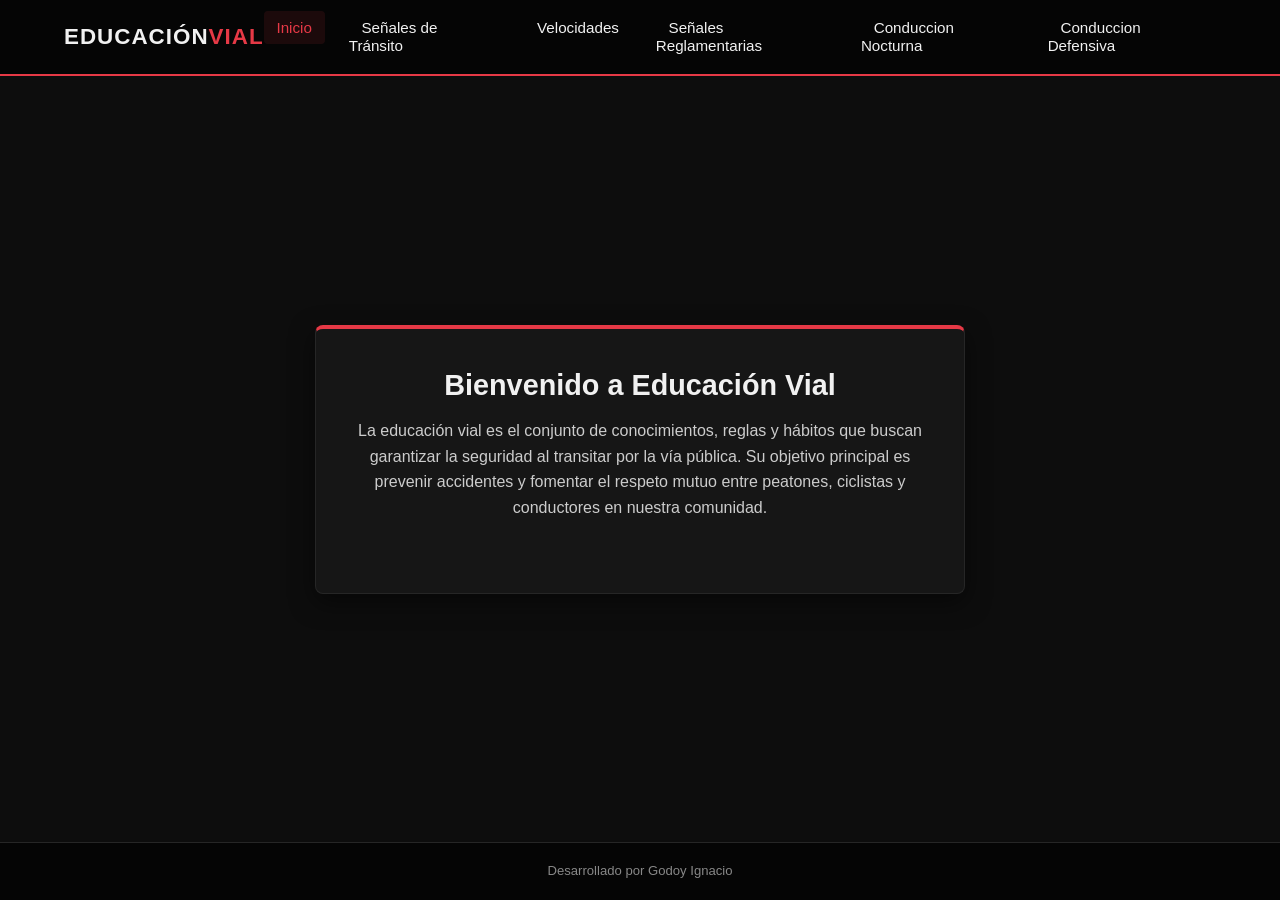
<file: index.html>
<!DOCTYPE html>
<html lang="es">
<head>
    <meta charset="UTF-8">
    <meta name="viewport" content="width=device-width, initial-scale=1.0">
    <title>Educación Vial - Cutral Có</title>
    <link rel="stylesheet" href="estilos.css">
</head>
<body>

    <!-- Header con navegación principal -->
    <header class="main-header">
        <div class="logo">
            <a href="index.html">EDUCACIÓN<span>VIAL</span></a>
        </div>
        <nav class="navbar">
            <ul>
                <li><a href="index.html" class="active">Inicio</a></li>
                <li><a href="senales.html">Señales de Tránsito</a></li>
                <li><a href="velocidad.html">Velocidades</a></li>
                <li><a href="reglamentarias.html">Señales Reglamentarias</a></li>
                <li><a href="nocturna.html">Conduccion Nocturna</a></li>
                <li><a href="defensiva.html">Conduccion Defensiva</a></li>
            </ul>
        </nav>
    </header>

    <!-- Sección de bienvenida e introducción -->
    <main class="hero-container">
        <section class="hero-card">
            <h1>Bienvenido a Educación Vial</h1>
            <p>
                La educación vial es el conjunto de conocimientos, reglas y hábitos que buscan garantizar la seguridad al transitar por la vía pública. Su objetivo principal es prevenir accidentes y fomentar el respeto mutuo entre peatones, ciclistas y conductores en nuestra comunidad.
            </p>
        </section>
    </main>

    <!-- Footer con créditos discretos -->
    <main-footer class="main-footer">
        <div class="footer-content">
            <p class="credits">
                Desarrollado por Godoy Ignacio
            </p>
        </div>
    </main-footer>

</body>
</html>
</file>
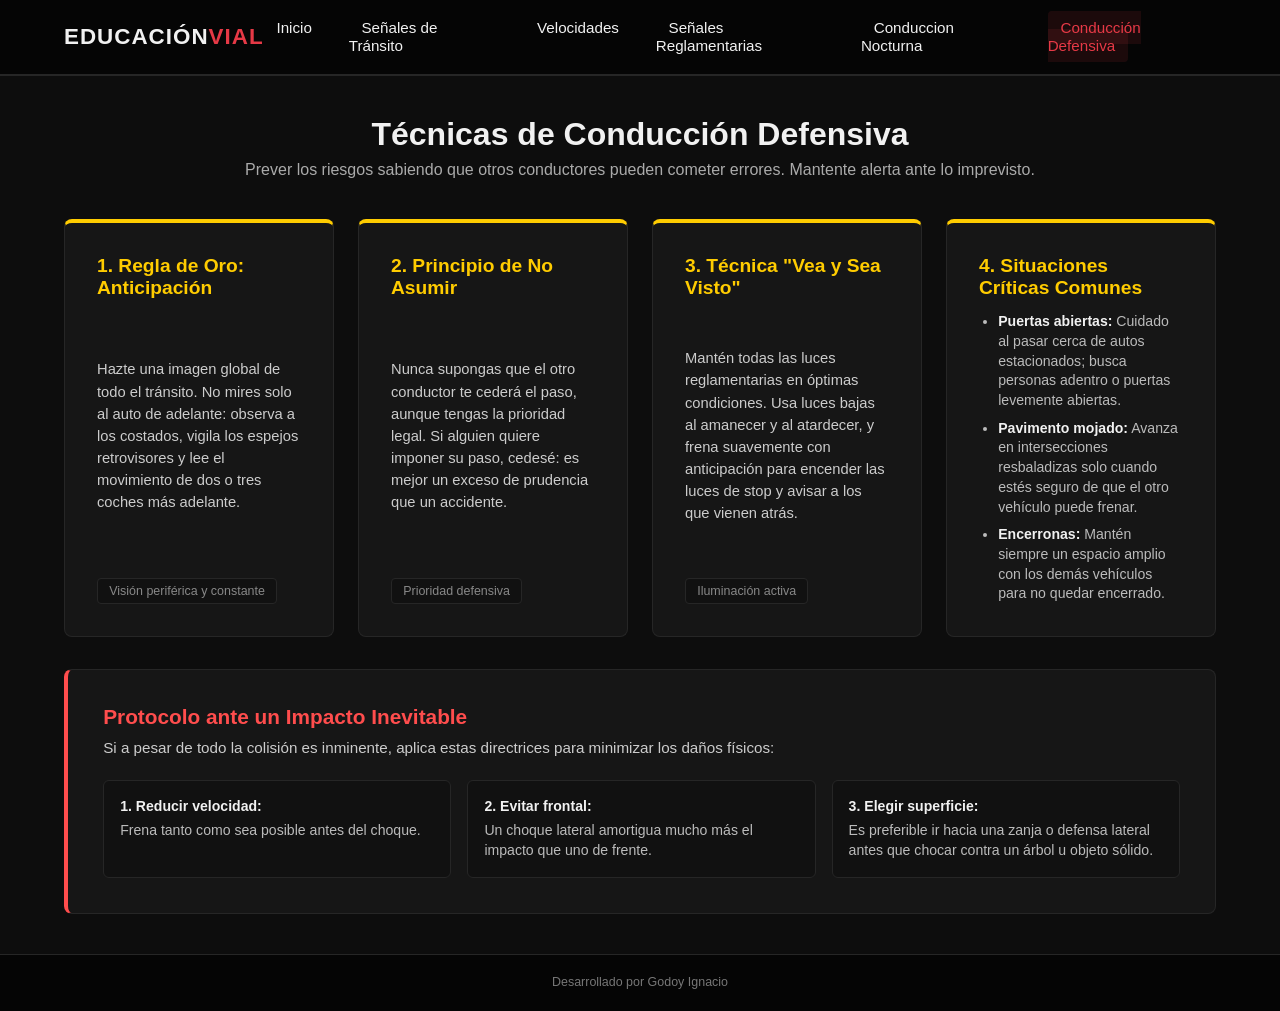
<file: defensiva.html>
<!DOCTYPE html>
<html lang="es">
<head>
    <meta charset="UTF-8">
    <meta name="viewport" content="width=device-width, initial-scale=1.0">
    <title>Conducción Defensiva - Educación Vial</title>
    <link rel="stylesheet" href="styles.css">
</head>
<body>

    <!-- Header con navegación principal -->
    <header class="main-header">
        <div class="logo">
            <a href="index.html">EDUCACIÓN<span>VIAL</span></a>
        </div>
        <nav class="navbar">
            <ul>
                <li><a href="index.html">Inicio</a></li>
                <li><a href="senales.html">Señales de Tránsito</a></li>
                <li><a href="velocidad.html">Velocidades</a></li>
                <li><a href="reglamentarias.html">Señales Reglamentarias</a></li>
                <li><a href="nocturna.html">Conduccion Nocturna</a></li>
                <li><a href="defensiva.html" class="active">Conducción Defensiva</a></li>
            </ul>
        </nav>
    </header>

    <!-- Contenido Principal: Conducción Defensiva -->
    <main class="content-container">
        
        <div class="section-title">
            <h2>Técnicas de Conducción Defensiva</h2>
            <p>Prever los riesgos sabiendo que otros conductores pueden cometer errores. Mantente alerta ante lo imprevisto.</p>
        </div>

        <!-- Grid de Tarjetas Tácticas -->
        <div class="defensive-grid">
            
            <!-- Tarjeta 1 -->
            <div class="def-card">
                <h3>1. Regla de Oro: Anticipación</h3>
                <p>Hazte una imagen global de todo el tránsito. No mires solo al auto de adelante: observa a los costados, vigila los espejos retrovisores y lee el movimiento de dos o tres coches más adelante.</p>
                <div class="def-tag">Visión periférica y constante</div>
            </div>

            <!-- Tarjeta 2 -->
            <div class="def-card">
                <h3>2. Principio de No Asumir</h3>
                <p>Nunca supongas que el otro conductor te cederá el paso, aunque tengas la prioridad legal. Si alguien quiere imponer su paso, cedesé: es mejor un exceso de prudencia que un accidente.</p>
                <div class="def-tag">Prioridad defensiva</div>
            </div>

            <!-- Tarjeta 3 -->
            <div class="def-card">
                <h3>3. Técnica "Vea y Sea Visto"</h3>
                <p>Mantén todas las luces reglamentarias en óptimas condiciones. Usa luces bajas al amanecer y al atardecer, y frena suavemente con anticipación para encender las luces de stop y avisar a los que vienen atrás.</p>
                <div class="def-tag">Iluminación activa</div>
            </div>

            <!-- Tarjeta 4 -->
            <div class="def-card">
                <h3>4. Situaciones Críticas Comunes</h3>
                <ul class="def-mini-list">
                    <li><strong>Puertas abiertas:</strong> Cuidado al pasar cerca de autos estacionados; busca personas adentro o puertas levemente abiertas.</li>
                    <li><strong>Pavimento mojado:</strong> Avanza en intersecciones resbaladizas solo cuando estés seguro de que el otro vehículo puede frenar.</li>
                    <li><strong>Encerronas:</strong> Mantén siempre un espacio amplio con los demás vehículos para no quedar encerrado.</li>
                </ul>
            </div>

        </div>

        <!-- Banner Inferior: Cómo actuar ante colisiones inevitables -->
        <div class="def-banner-bottom">
            <h3>Protocolo ante un Impacto Inevitable</h3>
            <p>Si a pesar de todo la colisión es inminente, aplica estas directrices para minimizar los daños físicos:</p>
            <div class="impact-steps">
                <div class="i-step"><strong>1. Reducir velocidad:</strong> Frena tanto como sea posible antes del choque.</div>
                <div class="i-step"><strong>2. Evitar frontal:</strong> Un choque lateral amortigua mucho más el impacto que uno de frente.</div>
                <div class="i-step"><strong>3. Elegir superficie:</strong> Es preferible ir hacia una zanja o defensa lateral antes que chocar contra un árbol u objeto sólido.</div>
            </div>
        </div>

    </main>

    
    <footer class="main-footer">
        <div class="footer-content">
            <p class="credits">
                Desarrollado por Godoy Ignacio
            </p>
        </div>
    </footer>

</body>
</html>
</file>
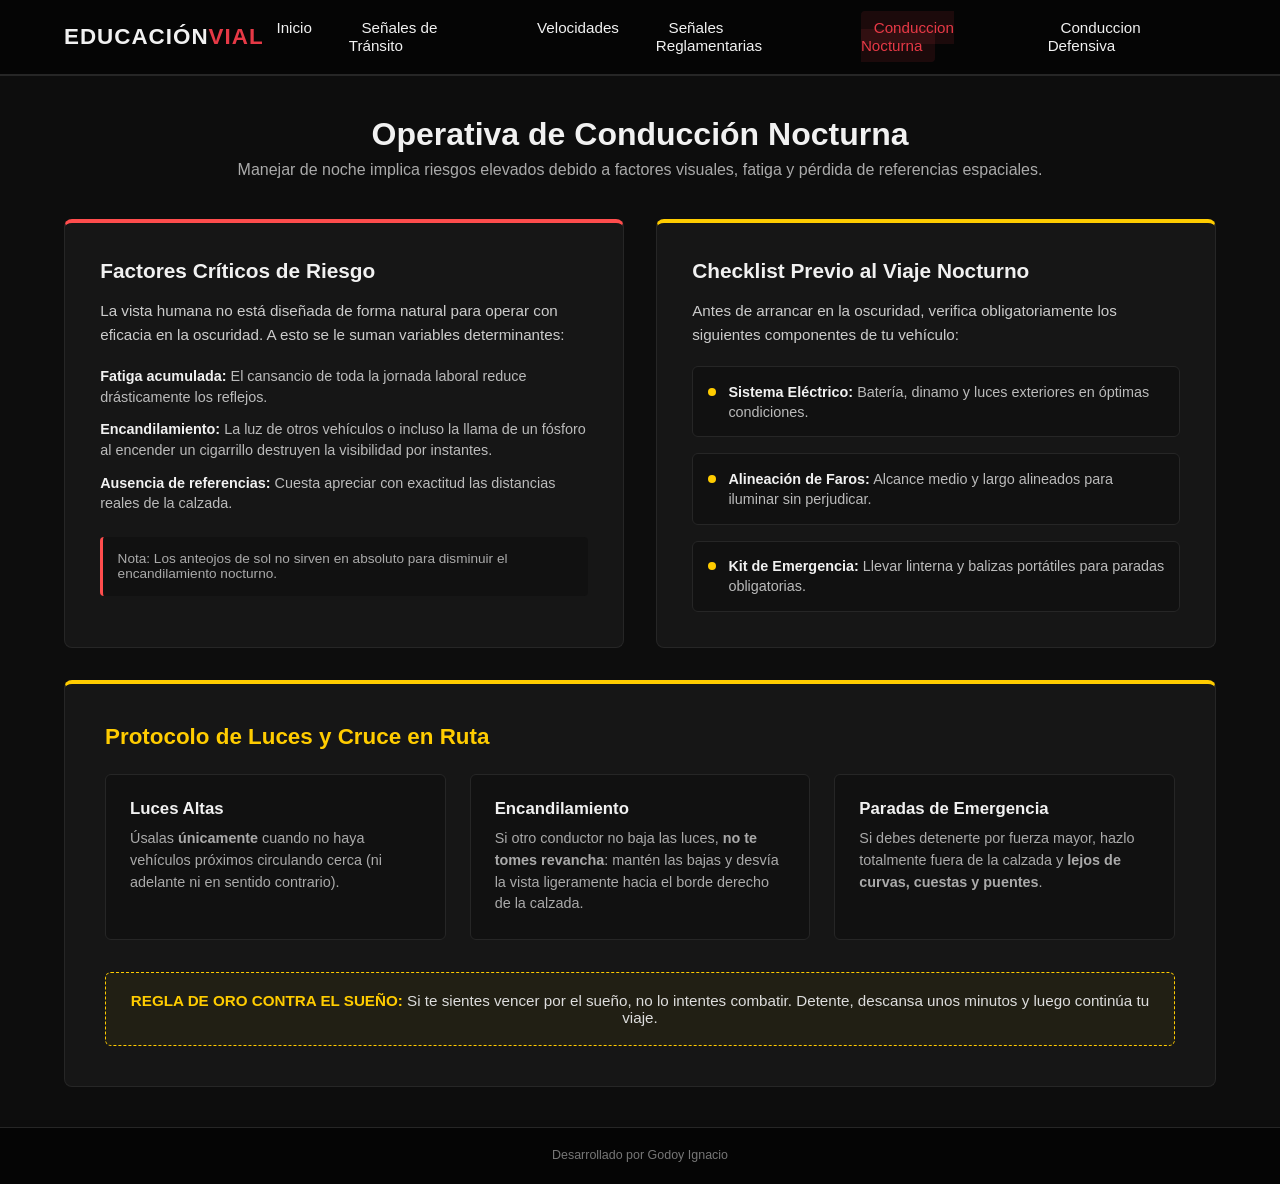
<file: nocturna.html>
<!DOCTYPE html>
<html lang="es">
<head>
    <meta charset="UTF-8">
    <meta name="viewport" content="width=device-width, initial-scale=1.0">
    <title>Conducción Nocturna - Educación Vial</title>
    <link rel="stylesheet" href="styles.css">
</head>
<body>

    <!-- Header con navegación principal -->
    <header class="main-header">
        <div class="logo">
            <a href="index.html">EDUCACIÓN<span>VIAL</span></a>
        </div>
        <nav class="navbar">
            <ul>
                <li><a href="index.html">Inicio</a></li>
                <li><a href="senales.html">Señales de Tránsito</a></li>
                <li><a href="velocidad.html">Velocidades</a></li>
                <li><a href="reglamentarias.html">Señales Reglamentarias</a></li>
                <li><a href="nocturna.html"class="active">Conduccion Nocturna</a></li>
                <li><a href="defensiva.html">Conduccion Defensiva</a></li>
            </ul>
        </nav>
    </header>

    <!-- Contenido Principal: Conducción Nocturna -->
    <main class="content-container">
        
        <div class="section-title">
            <h2>Operativa de Conducción Nocturna</h2>
            <p>Manejar de noche implica riesgos elevados debido a factores visuales, fatiga y pérdida de referencias espaciales.</p>
        </div>

        <!-- Layout de Informe Asimétrico -->
        <div class="night-dashboard">
            
            <!-- Bloque Izquierda: Factores de Riesgo -->
            <div class="night-panel warning-side">
                <h3>Factores Críticos de Riesgo</h3>
                <p>La vista humana no está diseñada de forma natural para operar con eficacia en la oscuridad. A esto se le suman variables determinantes:</p>
                <ul class="night-list">
                    <li><strong>Fatiga acumulada:</strong> El cansancio de toda la jornada laboral reduce drásticamente los reflejos.</li>
                    <li><strong>Encandilamiento:</strong> La luz de otros vehículos o incluso la llama de un fósforo al encender un cigarrillo destruyen la visibilidad por instantes.</li>
                    <li><strong>Ausencia de referencias:</strong> Cuesta apreciar con exactitud las distancias reales de la calzada.</li>
                </ul>
                <div class="tip-box">
                    <span>Nota: Los anteojos de sol no sirven en absoluto para disminuir el encandilamiento nocturno.</span>
                </div>
            </div>

            <!-- Bloque Derecha: Protocolos Previos al Viaje -->
            <div class="night-panel action-side">
                <h3>Checklist Previo al Viaje Nocturno</h3>
                <p>Antes de arrancar en la oscuridad, verifica obligatoriamente los siguientes componentes de tu vehículo:</p>
                
                <div class="check-items">
                    <div class="check-item">
                        <span class="dot"></span>
                        <div><strong>Sistema Eléctrico:</strong> Batería, dinamo y luces exteriores en óptimas condiciones.</div>
                    </div>
                    <div class="check-item">
                        <span class="dot"></span>
                        <div><strong>Alineación de Faros:</strong> Alcance medio y largo alineados para iluminar sin perjudicar.</div>
                    </div>
                    <div class="check-item">
                        <span class="dot"></span>
                        <div><strong>Kit de Emergencia:</strong> Llevar linterna y balizas portátiles para paradas obligatorias.</div>
                    </div>
                </div>
            </div>

        </div>

        <!-- Tarjeta de Ancho Completo: Reglas de Luces y Cruces -->
        <div class="night-full-banner">
            <h3>Protocolo de Luces y Cruce en Ruta</h3>
            <div class="protocol-grid">
                <div class="proto-col">
                    <h4>Luces Altas</h4>
                    <p>Úsalas <strong>únicamente</strong> cuando no haya vehículos próximos circulando cerca (ni adelante ni en sentido contrario).</p>
                </div>
                <div class="proto-col">
                    <h4>Encandilamiento</h4>
                    <p>Si otro conductor no baja las luces, <strong>no te tomes revancha</strong>: mantén las bajas y desvía la vista ligeramente hacia el borde derecho de la calzada.</p>
                </div>
                <div class="proto-col">
                    <h4>Paradas de Emergencia</h4>
                    <p>Si debes detenerte por fuerza mayor, hazlo totalmente fuera de la calzada y <strong>lejos de curvas, cuestas y puentes</strong>.</p>
                </div>
            </div>
            <div class="sleep-warning">
                <strong>REGLA DE ORO CONTRA EL SUEÑO:</strong> Si te sientes vencer por el sueño, no lo intentes combatir. Detente, descansa unos minutos y luego continúa tu viaje.
            </div>
        </div>

    </main>

    <footer class="main-footer">
        <div class="footer-content">
            <p class="credits">
                Desarrollado por Godoy Ignacio
            </p>
        </div>
    </footer>

</body>
</html>
</file>
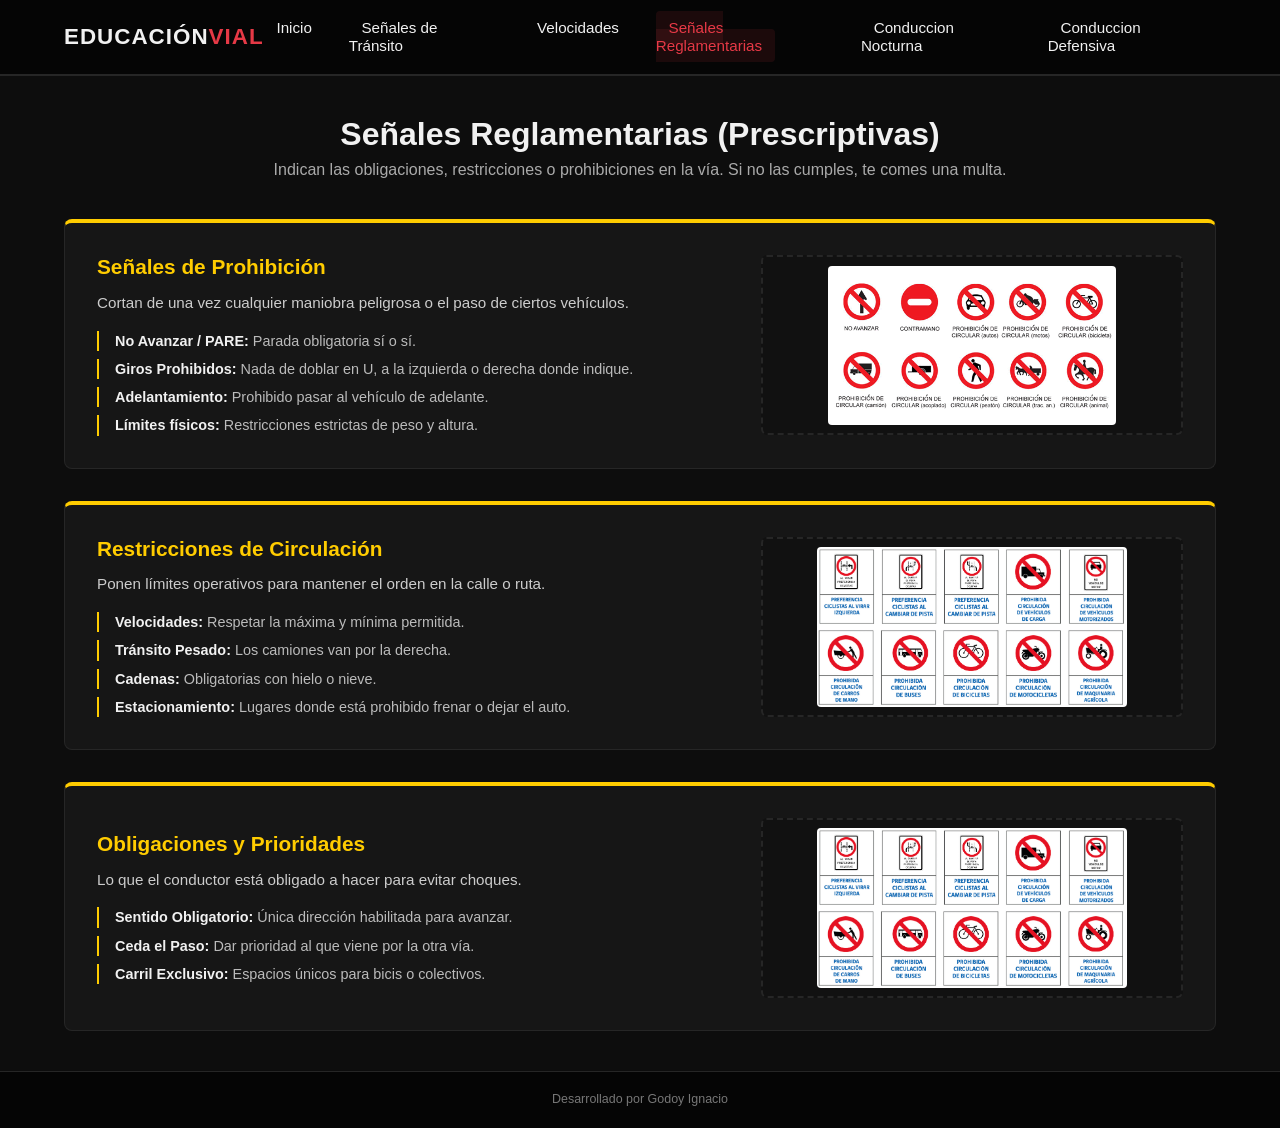
<file: reglamentarias.html>
<!DOCTYPE html>
<html lang="es">
<head>
    <meta charset="UTF-8">
    <meta name="viewport" content="width=device-width, initial-scale=1.0">
    <title>Señales Reglamentarias - Educación Vial</title>
    <link rel="stylesheet" href="styles.css">
</head>
<body>

    <!-- Header con navegación principal de la página -->
    <header class="main-header">
        <div class="logo">
            <a href="index.html">EDUCACIÓN<span>VIAL</span></a>
        </div>
        <nav class="navbar">
            <ul>
                <li><a href="index.html">Inicio</a></li>
                <li><a href="senales.html">Señales de Tránsito</a></li>
                <li><a href="velocidad.html">Velocidades</a></li>
                <li><a href="reglamentarias.html"class="active">Señales Reglamentarias</a></li>
                <li><a href="nocturna.html">Conduccion Nocturna</a></li>
                <li><a href="defensiva.html">Conduccion Defensiva</a></li>
            </ul>
        </nav>
    </header>

    <!-- Contenedor principal de la sección reglamentaria -->
    <main class="content-container">
        
        <!-- Título principal explicativo -->
        <div class="section-title">
            <h2>Señales Reglamentarias (Prescriptivas)</h2>
            <p>Indican las obligaciones, restricciones o prohibiciones en la vía. Si no las cumples, te comes una multa.</p>
        </div>

        <div class="reglamentarias-grid">

            <!-- Bloque de Prohibiciones -->
            <div class="reg-card">
                <div class="reg-content">
                    <h3>Señales de Prohibición</h3>
                    <p>Cortan de una vez cualquier maniobra peligrosa o el paso de ciertos vehículos.</p>
                    <ul class="reg-list">
                        <li><strong>No Avanzar / PARE:</strong> Parada obligatoria sí o sí.</li>
                        <li><strong>Giros Prohibidos:</strong> Nada de doblar en U, a la izquierda o derecha donde indique.</li>
                        <li><strong>Adelantamiento:</strong> Prohibido pasar al vehículo de adelante.</li>
                        <li><strong>Límites físicos:</strong> Restricciones estrictas de peso y altura.</li>
                    </ul>
                </div>
                <!-- Hueco libre para la imagen del cartel -->
               <div class="reg-image-placeholder">
                        <img src="prohibicion.jpg" alt="Señal vial">
                    </div>
            </div>

            <!-- Bloque de Restricciones -->
            <div class="reg-card">
                <div class="reg-content">
                    <h3>Restricciones de Circulación</h3>
                    <p>Ponen límites operativos para mantener el orden en la calle o ruta.</p>
                    <ul class="reg-list">
                        <li><strong>Velocidades:</strong> Respetar la máxima y mínima permitida.</li>
                        <li><strong>Tránsito Pesado:</strong> Los camiones van por la derecha.</li>
                        <li><strong>Cadenas:</strong> Obligatorias con hielo o nieve.</li>
                        <li><strong>Estacionamiento:</strong> Lugares donde está prohibido frenar o dejar el auto.</li>
                    </ul>
                </div>
                <!-- Hueco libre para la imagen del cartel -->
                <div class="reg-image-placeholder">
                    <img src="prioridades.jpg" alt="Señal vial">
                </div>
            </div>

            <!-- Bloque de Obligaciones -->
            <div class="reg-card">
                <div class="reg-content">
                    <h3>Obligaciones y Prioridades</h3>
                    <p>Lo que el conductor está obligado a hacer para evitar choques.</p>
                    <ul class="reg-list">
                        <li><strong>Sentido Obligatorio:</strong> Única dirección habilitada para avanzar.</li>
                        <li><strong>Ceda el Paso:</strong> Dar prioridad al que viene por la otra vía.</li>
                        <li><strong>Carril Exclusivo:</strong> Espacios únicos para bicis o colectivos.</li>
                    </ul>
                </div>
                <!-- Hueco libre para la imagen del cartel -->
                <div class="reg-image-placeholder">
                    <img src="prioridades.jpg" alt="Señal vial">
                </div>
            </div>

        </div>
    </main>

    <!-- Footer discreto con los créditos del alumno -->
    <footer class="main-footer">
        <div class="footer-content">
            <p class="credits">
                Desarrollado por Godoy Ignacio
            </p>
        </div>
    </footer>

</body>
</html>
</file>
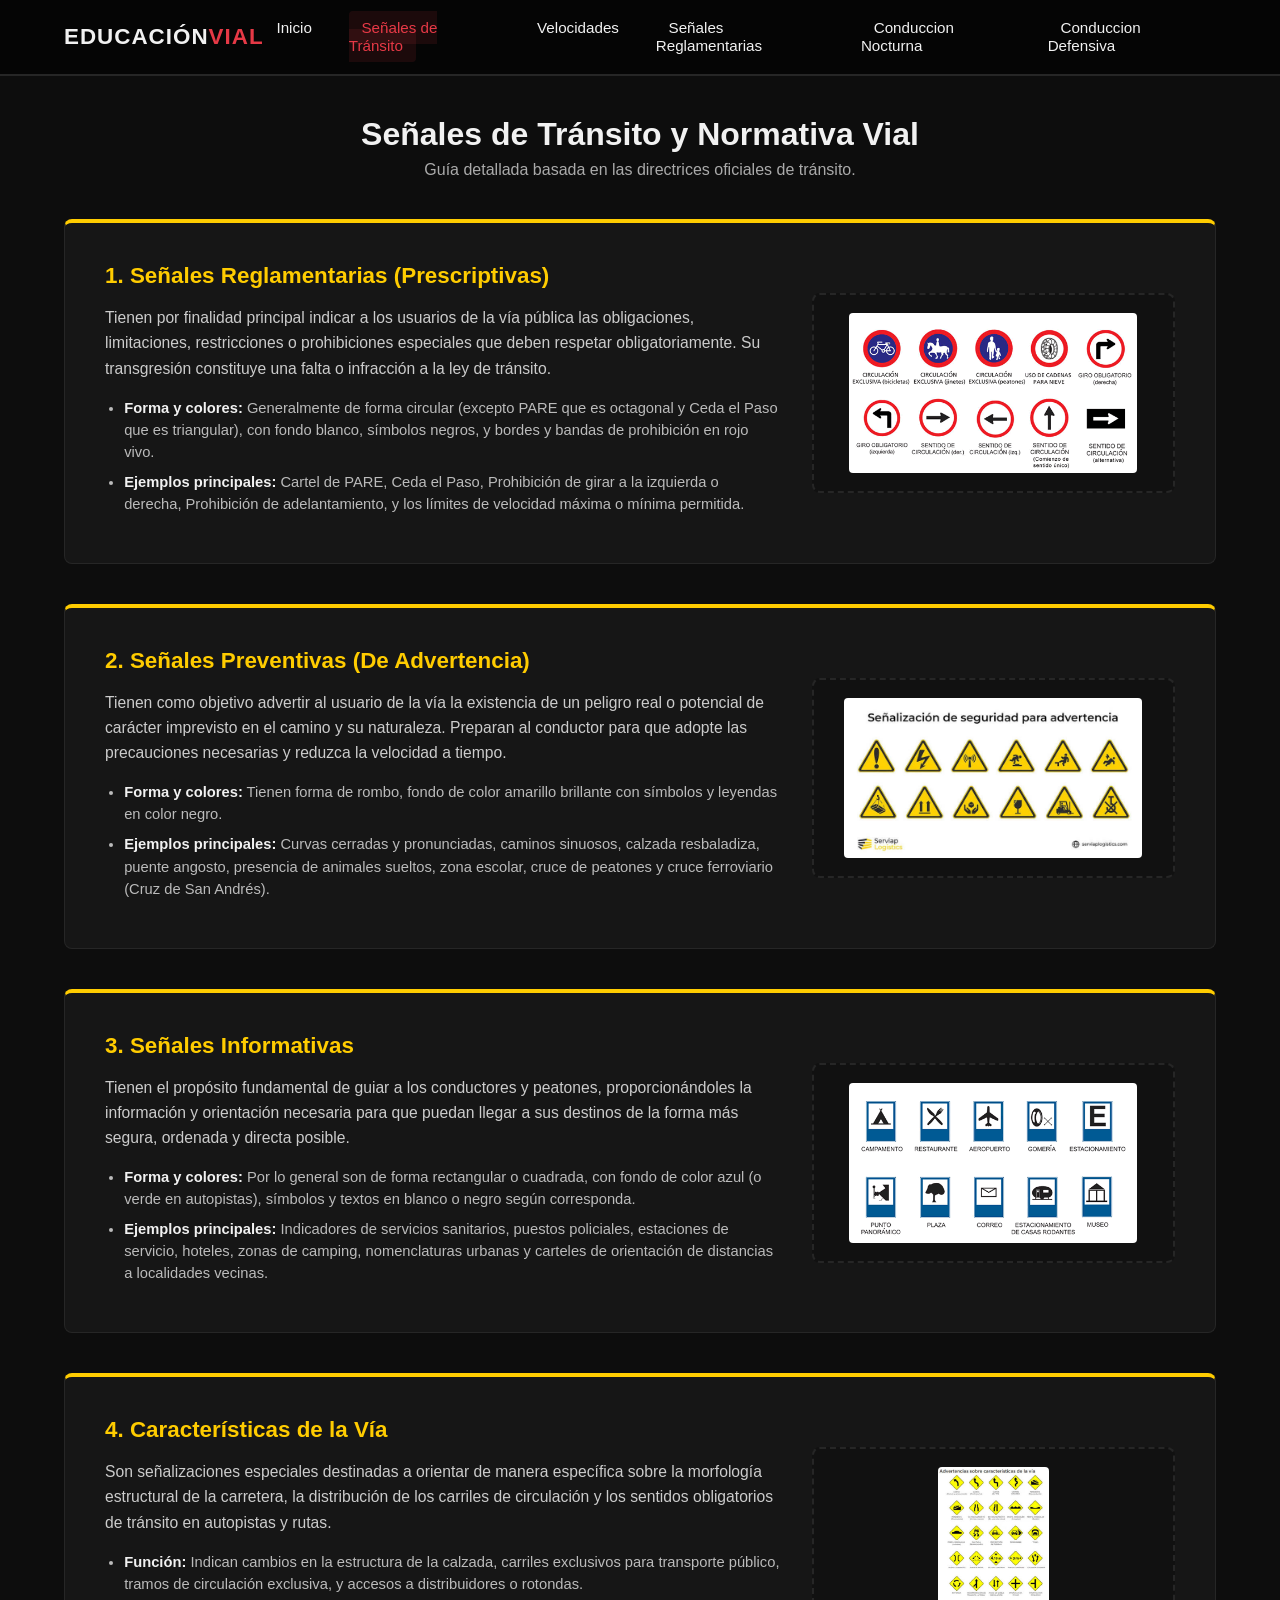
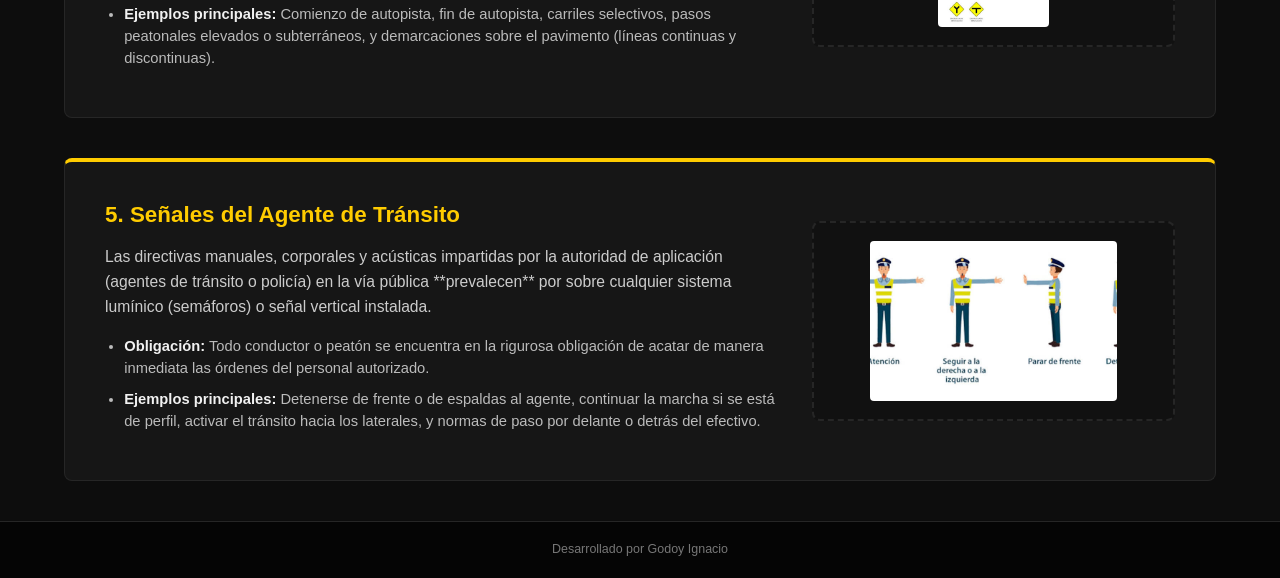
<file: senales.html>
<!DOCTYPE html>
<html lang="es">
<head>
    <meta charset="UTF-8">
    <meta name="viewport" content="width=device-width, initial-scale=1.0">
    <title>Señales de Tránsito - Educación Vial</title>
    <link rel="stylesheet" href="styles.css">
</head>
<body>

    <!-- Header de la pagina-->
    <header class="main-header">
        <div class="logo">
            <a href="index.html">EDUCACIÓN<span>VIAL</span></a>
        </div>
        <nav class="navbar">
            <ul>
            <ul>
                <li><a href="index.html">Inicio</a></li>
                <li><a href="senales.html"class="active">Señales de Tránsito</a></li>
                <li><a href="velocidad.html">Velocidades</a></li>
                <li><a href="reglamentarias.html">Señales Reglamentarias</a></li>
                <li><a href="nocturna.html">Conduccion Nocturna</a></li>
                <li><a href="defensiva.html">Conduccion Defensiva</a></li>
            </ul>
        </nav>
    </header>

    <!-- Contenido Principal con Secciones y Imagen en cada una -->
    <main class="content-container">
        <div class="section-title">
            <h2>Señales de Tránsito y Normativa Vial</h2>
            <p>Guía detallada basada en las directrices oficiales de tránsito.</p>
        </div>

        <div class="detailed-sections-grid">
            
            <!-- SECCIÓN 1 -->
            <div class="detail-block">
                <div class="block-info">
                    <h3>1. Señales Reglamentarias (Prescriptivas)</h3>
                    <p>Tienen por finalidad principal indicar a los usuarios de la vía pública las obligaciones, limitaciones, restricciones o prohibiciones especiales que deben respetar obligatoriamente. Su transgresión constituye una falta o infracción a la ley de tránsito.</p>
                    <ul class="block-list">
                        <li><strong>Forma y colores:</strong> Generalmente de forma circular (excepto PARE que es octagonal y Ceda el Paso que es triangular), con fondo blanco, símbolos negros, y bordes y bandas de prohibición en rojo vivo.</li>
                        <li><strong>Ejemplos principales:</strong> Cartel de PARE, Ceda el Paso, Prohibición de girar a la izquierda o derecha, Prohibición de adelantamiento, y los límites de velocidad máxima o mínima permitida.</li>
                    </ul>
                </div>
                <div class="block-image-placeholder">
                    <img src="reglamentaria.jpg" alt="Señal vial">
                </div>
            </div>

            <!-- SECCIÓN 2 -->
            <div class="detail-block">
                <div class="block-info">
                    <h3>2. Señales Preventivas (De Advertencia)</h3>
                    <p>Tienen como objetivo advertir al usuario de la vía la existencia de un peligro real o potencial de carácter imprevisto en el camino y su naturaleza. Preparan al conductor para que adopte las precauciones necesarias y reduzca la velocidad a tiempo.</p>
                    <ul class="block-list">
                        <li><strong>Forma y colores:</strong> Tienen forma de rombo, fondo de color amarillo brillante con símbolos y leyendas en color negro.</li>
                        <li><strong>Ejemplos principales:</strong> Curvas cerradas y pronunciadas, caminos sinuosos, calzada resbaladiza, puente angosto, presencia de animales sueltos, zona escolar, cruce de peatones y cruce ferroviario (Cruz de San Andrés).</li>
                    </ul>
                </div>
                <div class="block-image-placeholder">
                    <img src="preventivas.jpg" alt="Señal vial">
                </div>
            </div>

            <!-- SECCIÓN 3 -->
            <div class="detail-block">
                <div class="block-info">
                    <h3>3. Señales Informativas</h3>
                    <p>Tienen el propósito fundamental de guiar a los conductores y peatones, proporcionándoles la información y orientación necesaria para que puedan llegar a sus destinos de la forma más segura, ordenada y directa posible.</p>
                    <ul class="block-list">
                        <li><strong>Forma y colores:</strong> Por lo general son de forma rectangular o cuadrada, con fondo de color azul (o verde en autopistas), símbolos y textos en blanco o negro según corresponda.</li>
                        <li><strong>Ejemplos principales:</strong> Indicadores de servicios sanitarios, puestos policiales, estaciones de servicio, hoteles, zonas de camping, nomenclaturas urbanas y carteles de orientación de distancias a localidades vecinas.</li>
                    </ul>
                </div>
                <div class="block-image-placeholder">
                    <img src="informativas.jpg" alt="Señal vial">
                </div>
            </div>

            <!-- SECCIÓN 4 -->
            <div class="detail-block">
                <div class="block-info">
                    <h3>4. Características de la Vía</h3>
                    <p>Son señalizaciones especiales destinadas a orientar de manera específica sobre la morfología estructural de la carretera, la distribución de los carriles de circulación y los sentidos obligatorios de tránsito en autopistas y rutas.</p>
                    <ul class="block-list">
                        <li><strong>Función:</strong> Indican cambios en la estructura de la calzada, carriles exclusivos para transporte público, tramos de circulación exclusiva, y accesos a distribuidores o rotondas.</li>
                        <li><strong>Ejemplos principales:</strong> Comienzo de autopista, fin de autopista, carriles selectivos, pasos peatonales elevados o subterráneos, y demarcaciones sobre el pavimento (líneas continuas y discontinuas).</li>
                    </ul>
                </div>
                <div class="block-image-placeholder">
                    <img src="via.jpg" alt="Señal vial">
                </div>
            </div>

            <!-- SECCIÓN 5 -->
            <div class="detail-block">
                <div class="block-info">
                    <h3>5. Señales del Agente de Tránsito</h3>
                    <p>Las directivas manuales, corporales y acústicas impartidas por la autoridad de aplicación (agentes de tránsito o policía) en la vía pública **prevalecen** por sobre cualquier sistema lumínico (semáforos) o señal vertical instalada.</p>
                    <ul class="block-list">
                        <li><strong>Obligación:</strong> Todo conductor o peatón se encuentra en la rigurosa obligación de acatar de manera inmediata las órdenes del personal autorizado.</li>
                        <li><strong>Ejemplos principales:</strong> Detenerse de frente o de espaldas al agente, continuar la marcha si se está de perfil, activar el tránsito hacia los laterales, y normas de paso por delante o detrás del efectivo.</li>
                    </ul>
                </div>
                <div class="block-image-placeholder">
                    <img src="transito.jpg" alt="Señal vial">
                </div>
            </div>

        </div>
    </main>

    
    <footer class="main-footer">
        <div class="footer-content">
            <p class="credits">
                Desarrollado por Godoy Ignacio
            </p>
        </div>
    </footer>

</body>
</html>
</file>
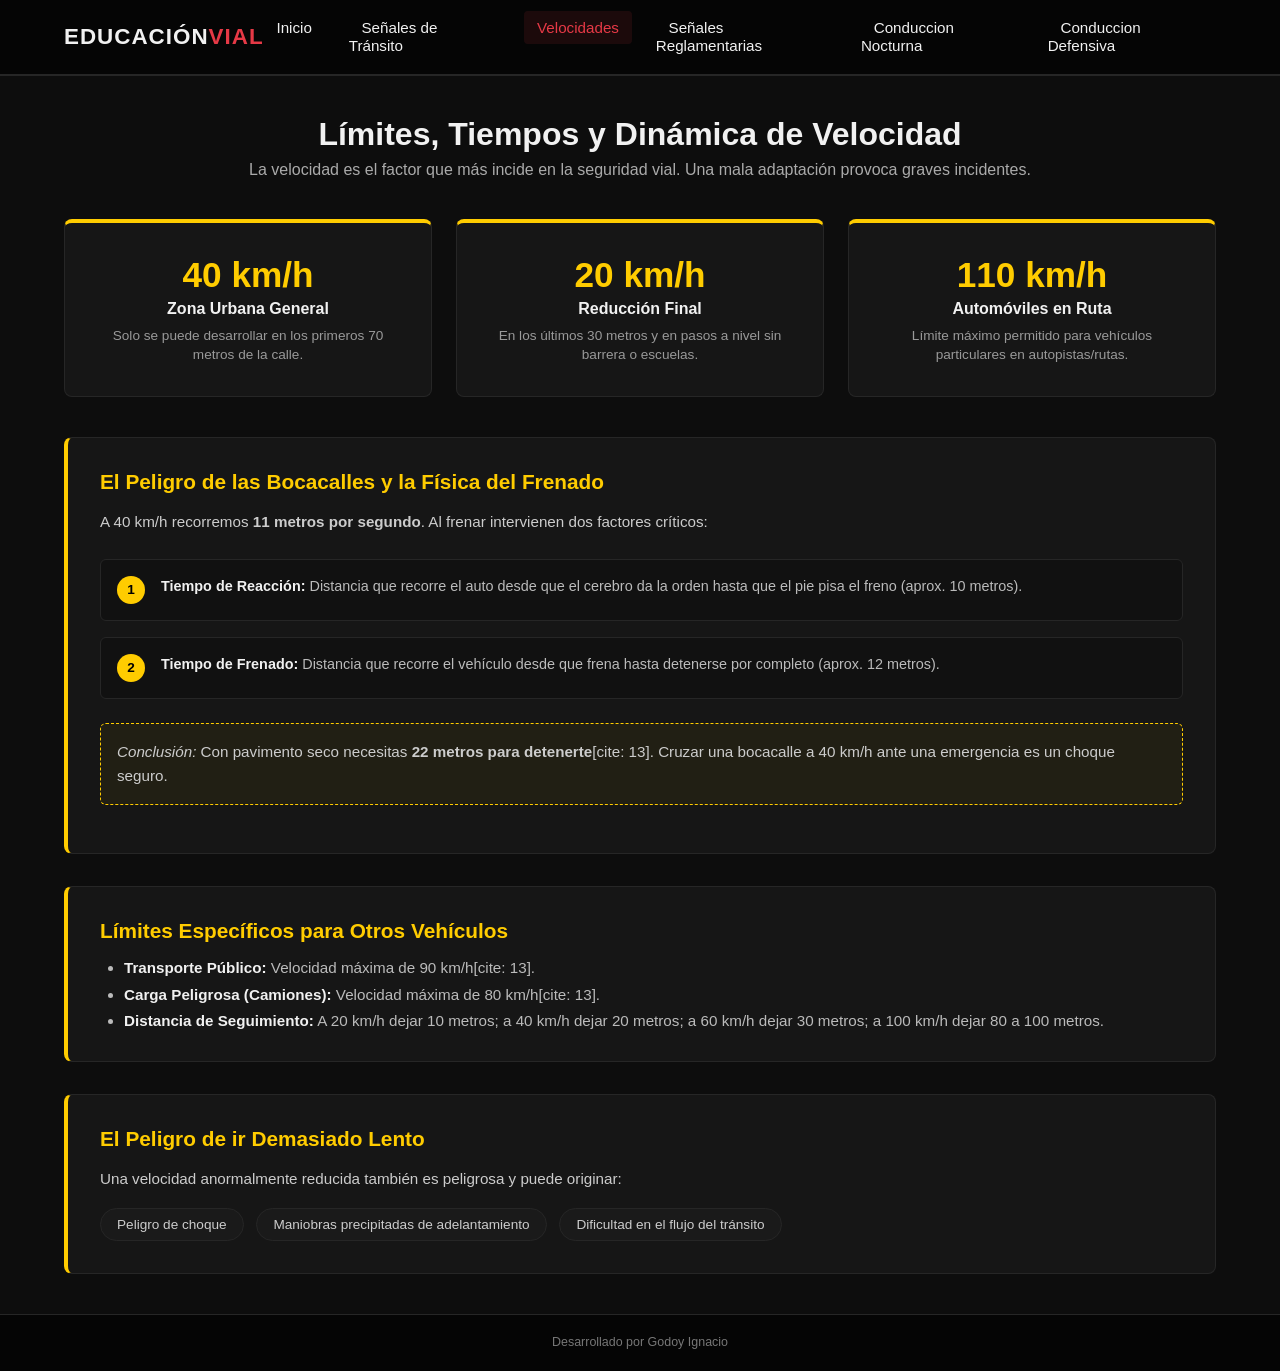
<file: velocidad.html>
<!DOCTYPE html>
<html lang="es">
<head>
    <meta charset="UTF-8">
    <meta name="viewport" content="width=device-width, initial-scale=1.0">
    <title>Reglas de Velocidad - Educación Vial</title>
    <link rel="stylesheet" href="styles.css">
</head>
<body>
    <header class="main-header">
        <div class="logo">
            <a href="index.html">EDUCACIÓN<span>VIAL</span></a>
        </div>
        <nav class="navbar">
            <ul>
                <li><a href="index.html">Inicio</a></li>
                <li><a href="senales.html">Señales de Tránsito</a></li>
                <li><a href="velocidad.html"class="active">Velocidades</a></li>
                <li><a href="reglamentarias.html">Señales Reglamentarias</a></li>
                <li><a href="nocturna.html">Conduccion Nocturna</a></li>
                <li><a href="defensiva.html">Conduccion Defensiva</a></li>
            </ul>
        </nav>
    </header>

    <!-- Contenedor principal de velocidades -->
    <main class="content-container">
        
        <!-- Título de sección -->
        <div class="section-title">
            <h2>Límites, Tiempos y Dinámica de Velocidad</h2>
            <p>La velocidad es el factor que más incide en la seguridad vial. Una mala adaptación provoca graves incidentes.</p>
        </div>

        <!-- Panel de Estadísticas / Métricas Clave -->
        <div class="speed-metrics-grid">
            <div class="metric-card">
                <span class="metric-number">40 km/h</span>
                <span class="metric-label">Zona Urbana General</span>
                <p class="metric-desc">Solo se puede desarrollar en los primeros 70 metros de la calle.</p>
            </div>
            <div class="metric-card">
                <span class="metric-number">20 km/h</span>
                <span class="metric-label">Reducción Final</span>
                <p class="metric-desc">En los últimos 30 metros y en pasos a nivel sin barrera o escuelas.</p>
            </div>
            <div class="metric-card">
                <span class="metric-number">110 km/h</span>
                <span class="metric-label">Automóviles en Ruta</span>
                <p class="metric-desc">Límite máximo permitido para vehículos particulares en autopistas/rutas.</p>
            </div>
        </div>

        <!-- Secciones de Contenido  -->
        <div class="speed-info-stack">
            
            <!-- Bloque 1: Física de la frenada -->
            <div class="speed-box">
                <h3>El Peligro de las Bocacalles y la Física del Frenado</h3>
                <p>
                    A 40 km/h recorremos <strong>11 metros por segundo</strong>. Al frenar intervienen dos factores críticos:
                </p>
                <div class="speed-steps">
                    <div class="step">
                        <span class="step-num">1</span>
                        <div><strong>Tiempo de Reacción:</strong> Distancia que recorre el auto desde que el cerebro da la orden hasta que el pie pisa el freno (aprox. 10 metros).</div>
                    </div>
                    <div class="step">
                        <span class="step-num">2</span>
                        <div><strong>Tiempo de Frenado:</strong> Distancia que recorre el vehículo desde que frena hasta detenerse por completo (aprox. 12 metros).</div>
                    </div>
                </div>
                <p class="highlight-text">
                     <em>Conclusión:</em> Con pavimento seco necesitas <strong>22 metros para detenerte</strong>[cite: 13]. Cruzar una bocacalle a 40 km/h ante una emergencia es un choque seguro.
                </p>
            </div>

            <!-- Bloque 2: Límites Especiales -->
            <div class="speed-box">
                <h3>Límites Específicos para Otros Vehículos</h3>
                <ul class="speed-bullet-list">
                    <li><strong>Transporte Público:</strong> Velocidad máxima de 90 km/h[cite: 13].</li>
                    <li><strong>Carga Peligrosa (Camiones):</strong> Velocidad máxima de 80 km/h[cite: 13].</li>
                    <li><strong>Distancia de Seguimiento:</strong> A 20 km/h dejar 10 metros; a 40 km/h dejar 20 metros; a 60 km/h dejar 30 metros; a 100 km/h dejar 80 a 100 metros.</li>
                </ul>
            </div>

            <!-- Bloque 3: Velocidades Reducidas Peligrosas -->
            <div class="speed-box">
                <h3>El Peligro de ir Demasiado Lento</h3>
                <p>Una velocidad anormalmente reducida también es peligrosa y puede originar:</p>
                <div class="tag-container">
                    <span class="vial-tag">Peligro de choque</span>
                    <span class="vial-tag">Maniobras precipitadas de adelantamiento</span>
                    <span class="vial-tag">Dificultad en el flujo del tránsito</span>
                </div>
            </div>

        </div>
    </main>

    
    <main-footer class="main-footer">
        <div class="footer-content">
            <p class="credits">
                Desarrollado por Godoy Ignacio
            </p>
        </div>
    </main-footer>

</body>
</html>
</file>
<file: estilos.css>
/* RESET BÁSICO Y VARIABLES */
* {
    margin: 0;
    padding: 0;
    box-sizing: border-box;
    font-family: 'Segoe UI', Tahoma, Geneva, Verdana, sans-serif;
}

:root {
    --bg-main: #0d0d0d;        /* Negro de fondo principal */
    --bg-card: #161616;        /* Negro más claro para tarjetas */
    --red-primary: #e63946;    /* Rojo acento */
    --red-hover: #bd2a35;      /* Rojo oscuro para hovers */
    --text-light: #f1f1f1;     /* Texto claro */
    --text-muted: #888888;     /* Texto sutil para créditos */
    --border-color: #262626;   /* Bordes sutiles */
}

body {
    background-color: var(--bg-main);
    color: var(--text-light);
    display: flex;
    flex-direction: column;
    min-height: 100vh;
}

/* HEADER Y NAVEGACIÓN */
.main-header {
    background-color: #050505;
    border-bottom: 2px solid var(--red-primary);
    display: flex;
    justify-content: space-between;
    align-items: center;
    padding: 1.2rem 5%;
    position: sticky;
    top: 0;
    z-index: 100;
}

.logo a {
    color: var(--text-light);
    font-size: 1.4rem;
    font-weight: 700;
    text-decoration: none;
    letter-spacing: 1px;
}

.logo a span {
    color: var(--red-primary);
}

.navbar ul {
    display: flex;
    list-style: none;
    gap: 1.5rem;
}

.navbar a {
    color: var(--text-light);
    text-decoration: none;
    font-weight: 500;
    font-size: 0.95rem;
    padding: 0.5rem 0.8rem;
    border-radius: 4px;
    transition: all 0.3s ease;
}

.navbar a:hover,
.navbar a.active {
    color: var(--red-primary);
    background-color: rgba(230, 57, 70, 0.1);
}

/* SECCIÓN PRINCIPAL DE INICIO */
.hero-container {
    flex: 1;
    display: flex;
    justify-content: center;
    align-items: center;
    padding: 3rem 1.5rem;
}

.hero-card {
    background-color: var(--bg-card);
    border: 1px solid var(--border-color);
    border-top: 4px solid var(--red-primary);
    border-radius: 8px;
    max-width: 650px;
    padding: 2.5rem;
    text-align: center;
    box-shadow: 0 8px 24px rgba(0, 0, 0, 0.5);
}

.hero-card h1 {
    font-size: 1.8rem;
    margin-bottom: 1rem;
    color: var(--text-light);
}

.hero-card p {
    font-size: 1rem;
    line-height: 1.6;
    color: #cccccc;
    margin-bottom: 2rem;
}

.btn-primary {
    display: inline-block;
    background-color: var(--red-primary);
    color: #ffffff;
    text-decoration: none;
    padding: 0.75rem 1.5rem;
    font-weight: 600;
    border-radius: 5px;
    transition: background-color 0.2s ease;
}

.btn-primary:hover {
    background-color: var(--red-hover);
}

/* FOOTER */
.main-footer {
    background-color: #050505;
    border-top: 1px solid var(--border-color);
    padding: 1.2rem;
    text-align: center;
}

.footer-content .credits {
    color: var(--text-muted);
    font-size: 0.82rem;
    line-height: 1.4;
    max-width: 600px;
    margin: 0 auto;
}
</file>
<file: styles.css>
/* RESET Y VARIABLES */
* {
    margin: 0;
    padding: 0;
    box-sizing: border-box;
    font-family: 'Segoe UI', Tahoma, Geneva, Verdana, sans-serif;
}

:root {
    --bg-main: #0d0d0d;
    --bg-card: #161616;
    --red-primary: #e63946;
    --yellow-primary: #ffcc00;
    --text-light: #f1f1f1;
    --text-muted: #777777;
    --border-color: #262626;
}

body {
    background-color: var(--bg-main);
    color: var(--text-light);
    display: flex;
    flex-direction: column;
    min-height: 100vh;
}

/* HEADER */
.main-header {
    background-color: #050505;
    border-bottom: 2px solid var(--border-color);
    display: flex;
    justify-content: space-between;
    align-items: center;
    padding: 1.2rem 5%;
    position: sticky;
    top: 0;
    z-index: 100;
}

.logo a {
    color: var(--text-light);
    font-size: 1.4rem;
    font-weight: 700;
    text-decoration: none;
    letter-spacing: 1px;
}

.logo a span {
    color: var(--red-primary);
}

.navbar ul {
    display: flex;
    list-style: none;
    gap: 1.5rem;
}

.navbar a {
    color: var(--text-light);
    text-decoration: none;
    font-weight: 500;
    font-size: 0.95rem;
    padding: 0.5rem 0.8rem;
    border-radius: 4px;
    transition: all 0.3s ease;
}

.navbar a:hover,
.navbar a.active {
    color: var(--red-primary);
    background-color: rgba(230, 57, 70, 0.1);
}

/* CONTENEDORES GENERALES */
.content-container,
.interactive-container {
    flex: 1;
    max-width: 1200px;
    margin: 0 auto;
    padding: 2.5rem 1.5rem;
    width: 100%;
}

.section-title {
    text-align: center;
    margin-bottom: 2.5rem;
}

.section-title h2 {
    font-size: 2rem;
    margin-bottom: 0.5rem;
}

.section-title p {
    color: #aaaaaa;
}

/* HERO (INICIO) */
.hero-container {
    flex: 1;
    display: flex;
    justify-content: center;
    align-items: center;
    padding: 3rem 1.5rem;
}

.hero-card {
    background-color: var(--bg-card);
    border: 1px solid var(--border-color);
    border-top: 4px solid var(--red-primary);
    border-radius: 8px;
    max-width: 650px;
    padding: 2.5rem;
    text-align: center;
    box-shadow: 0 8px 24px rgba(0, 0, 0, 0.5);
}

.hero-card h1 {
    font-size: 1.8rem;
    margin-bottom: 1rem;
}

.hero-card p {
    color: #cccccc;
    line-height: 1.6;
}

/* TARJETAS GENERALES */
.info-card {
    background-color: var(--bg-card);
    border: 1px solid var(--border-color);
    border-radius: 8px;
    padding: 2rem;
    display: flex;
    flex-direction: column;
    justify-content: space-between;
    transition: transform 0.2s ease, border-color 0.2s ease;
}

.info-card:hover {
    transform: translateY(-4px);
    border-color: var(--yellow-primary);
}

.info-card.yellow-theme {
    border-top: 4px solid var(--yellow-primary);
}

.card-example {
    font-size: 0.85rem;
    color: #888;
    border-top: 1px solid var(--border-color);
    padding-top: 1rem;
}

.cards-grid {
    display: grid;
    grid-template-columns: repeat(auto-fit, minmax(280px, 1fr));
    gap: 1.5rem;
}

/* SECCIÓN SEÑALES (DOS COLUMNAS) */
.interactive-container {
    display: grid;
    grid-template-columns: 1fr 1fr;
    gap: 2rem;
    align-items: start;
}

@media (max-width: 768px) {
    .interactive-container {
        grid-template-columns: 1fr;
    }
}

.left-panel {
    display: flex;
    flex-direction: column;
    gap: 1.5rem;
}

.category-list {
    display: flex;
    flex-direction: column;
    gap: 0.5rem;
}

.cat-btn {
    background-color: var(--bg-card);
    color: var(--text-light);
    border: 1px solid var(--border-color);
    padding: 0.9rem 1.2rem;
    text-align: left;
    font-size: 0.95rem;
    font-weight: 500;
    border-radius: 6px;
    cursor: pointer;
    transition: background-color 0.2s, border-color 0.2s;
}

.cat-btn:hover {
    border-color: var(--yellow-primary);
}

.cat-btn.active {
    background-color: rgba(255, 204, 0, 0.08);
    border-color: var(--yellow-primary);
    color: var(--yellow-primary);
    font-weight: 600;
}

.image-placeholder,
.block-image-placeholder {
    background-color: #111;
    border: 2px dashed var(--border-color);
    border-radius: 8px;
    height: 200px;
    display: flex;
    justify-content: center;
    align-items: center;
    text-align: center;
    padding: 1rem;
}

.image-placeholder {
    height: 220px;
}

.placeholder-text,
.block-image-placeholder span {
    color: #666;
    font-size: 0.85rem;
}

.right-panel {
    position: sticky;
    top: 6rem;
}

.detail-card {
    background-color: var(--bg-card);
    border: 1px solid var(--border-color);
    border-top: 4px solid var(--yellow-primary);
    border-radius: 8px;
    padding: 2.5rem;
}

.detail-card h3 {
    color: var(--yellow-primary);
    margin-bottom: 1rem;
    font-size: 1.4rem;
}

.detail-card p {
    color: #ccc;
    line-height: 1.6;
    margin-bottom: 1.5rem;
}

/* BLOQUES DETALLADOS */
.detailed-sections-grid {
    display: flex;
    flex-direction: column;
    gap: 2.5rem;
}

.detail-block {
    background-color: var(--bg-card);
    border: 1px solid var(--border-color);
    border-top: 4px solid var(--yellow-primary);
    border-radius: 8px;
    padding: 2.5rem;
    display: grid;
    grid-template-columns: 1.3fr 0.7fr;
    gap: 2rem;
    align-items: center;
}

@media (max-width: 900px) {
    .detail-block {
        grid-template-columns: 1fr;
    }
}

.block-info h3 {
    color: var(--yellow-primary);
    margin-bottom: 1rem;
    font-size: 1.4rem;
}

.block-info p {
    color: #ccc;
    font-size: 0.98rem;
    line-height: 1.6;
    margin-bottom: 1rem;
}

.block-list {
    list-style-type: disc;
    padding-left: 1.2rem;
    color: #bbb;
    font-size: 0.92rem;
    line-height: 1.5;
}

.block-list li {
    margin-bottom: 0.5rem;
}

.block-list strong {
    color: var(--text-light);
}

/* FOOTER */
.main-footer {
    background-color: #050505;
    border-top: 1px solid var(--border-color);
    padding: 1.2rem;
    text-align: center;
}

.footer-content .credits {
    color: var(--text-muted);
    font-size: 0.78rem;
    line-height: 1.4;
    max-width: 600px;
    margin: 0 auto;
}

/* SECCIÓN REGLAMENTARIAS */
.reglamentarias-grid {
    display: flex;
    flex-direction: column;
    gap: 2rem;
}

.reg-card {
    background-color: var(--bg-card);
    border: 1px solid var(--border-color);
    border-top: 4px solid var(--yellow-primary);
    border-radius: 8px;
    padding: 2rem;
    display: grid;
    grid-template-columns: 1.2fr 0.8fr; /* Texto a la izquierda, hueco de imagen a la derecha */
    gap: 2rem;
    align-items: center;
}

/* Se acomoda a una columna en pantallas de celular o tablets chicas */
@media (max-width: 850px) {
    .reg-card {
        grid-template-columns: 1fr;
    }
}

.reg-content h3 {
    color: var(--yellow-primary);
    margin-bottom: 0.8rem;
    font-size: 1.3rem;
}

.reg-content p {
    color: #cccccc;
    font-size: 0.95rem;
    line-height: 1.5;
    margin-bottom: 1rem;
}

.reg-list {
    list-style-type: none;
    padding-left: 0;
    display: flex;
    flex-direction: column;
    gap: 0.5rem;
}

.reg-list li {
    font-size: 0.9rem;
    color: #bbbbbb;
    line-height: 1.4;
    padding-left: 1rem;
    border-left: 2px solid var(--yellow-primary); /* Detalle en amarillo */
}

.reg-list strong {
    color: var(--text-light);
}

/* Hueco  para la imagen de las señales reglamentarias */
.reg-image-placeholder {
    background-color: #111111;
    border: 2px dashed var(--border-color);
    border-radius: 6px;
    height: 180px;
    display: flex;
    justify-content: center;
    align-items: center;
    text-align: center;
    padding: 1rem;
}

.reg-image-placeholder span {
    color: #666666;
    font-size: 0.8rem;
}

/* SECCIÓN DE VELOCIDADES (DISEÑO MÉTRICO)*/

/* Grid de Tarjetas de Métricas Superiores */
.speed-metrics-grid {
    display: grid;
    grid-template-columns: repeat(auto-fit, minmax(250px, 1fr));
    gap: 1.5rem;
    margin-bottom: 2.5rem;
}

.metric-card {
    background-color: var(--bg-card);
    border: 1px solid var(--border-color);
    border-top: 4px solid var(--yellow-primary);
    border-radius: 8px;
    padding: 2rem;
    text-align: center;
}

.metric-number {
    display: block;
    font-size: 2.2rem;
    font-weight: 700;
    color: var(--yellow-primary);
    margin-bottom: 0.3rem;
}

.metric-label {
    display: block;
    font-size: 1rem;
    font-weight: 600;
    color: var(--text-light);
    margin-bottom: 0.5rem;
}

.metric-desc {
    color: #999999;
    font-size: 0.85rem;
    line-height: 1.4;
}

/* Stack de Cajas Explicativas */
.speed-info-stack {
    display: flex;
    flex-direction: column;
    gap: 2rem;
}

.speed-box {
    background-color: var(--bg-card);
    border: 1px solid var(--border-color);
    border-left: 4px solid var(--yellow-primary);
    border-radius: 8px;
    padding: 2rem;
}

.speed-box h3 {
    color: var(--yellow-primary);
    margin-bottom: 1rem;
    font-size: 1.3rem;
}

.speed-box p {
    color: #cccccc;
    font-size: 0.95rem;
    line-height: 1.6;
    margin-bottom: 1rem;
}

/* Pasos numerados para la física del frenado */
.speed-steps {
    display: flex;
    flex-direction: column;
    gap: 1rem;
    margin: 1.5rem 0;
}

.step {
    display: flex;
    align-items: flex-start;
    gap: 1rem;
    background-color: #111111;
    padding: 1rem;
    border-radius: 6px;
    border: 1px solid var(--border-color);
}

.step-num {
    background-color: var(--yellow-primary);
    color: #000000;
    font-weight: 700;
    width: 28px;
    height: 28px;
    display: flex;
    justify-content: center;
    align-items: center;
    border-radius: 50%;
    flex-shrink: 0;
    font-size: 0.85rem;
}

.step div {
    color: #bbbbbb;
    font-size: 0.9rem;
    line-height: 1.4;
}

.step strong {
    color: var(--text-light);
}

.highlight-text {
    background-color: rgba(255, 204, 0, 0.05);
    border: 1px dashed var(--yellow-primary);
    padding: 1rem;
    border-radius: 6px;
    margin-top: 1rem;
    color: #dddddd;
}

/* Lista de viñetas para otros vehículos */
.speed-bullet-list {
    list-style-type: disc;
    padding-left: 1.5rem;
    color: #bbbbbb;
    display: flex;
    flex-direction: column;
    gap: 0.6rem;
    font-size: 0.95rem;
}

.speed-bullet-list strong {
    color: var(--text-light);
}

/* Contenedor de Etiquetas (Tags) */
.tag-container {
    display: flex;
    flex-wrap: wrap;
    gap: 0.8rem;
    margin-top: 1rem;
}

.vial-tag {
    background-color: #1a1a1a;
    border: 1px solid var(--border-color);
    color: #cccccc;
    padding: 0.5rem 1rem;
    border-radius: 20px;
    font-size: 0.85rem;
}

/*CONDUCCIÓN NOCTURNA */

.night-dashboard {
    display: grid;
    grid-template-columns: 1fr 1fr;
    gap: 2rem;
    margin-bottom: 2rem;
}

@media (max-width: 900px) {
    .night-dashboard {
        grid-template-columns: 1fr;
    }
}

.night-panel {
    background-color: var(--bg-card);
    border: 1px solid var(--border-color);
    border-radius: 8px;
    padding: 2.2rem;
}

.night-panel.warning-side {
    border-top: 4px solid #ff4d4d; /*advertencias nocturnas */
}

.night-panel.action-side {
    border-top: 4px solid var(--yellow-primary);
}

.night-panel h3 {
    color: var(--text-light);
    margin-bottom: 1rem;
    font-size: 1.3rem;
}

.night-panel p {
    color: #cccccc;
    font-size: 0.95rem;
    line-height: 1.6;
    margin-bottom: 1.2rem;
}

.night-list {
    list-style: none;
    padding: 0;
    display: flex;
    flex-direction: column;
    gap: 0.8rem;
    margin-bottom: 1.5rem;
}

.night-list li {
    font-size: 0.9rem;
    color: #bbbbbb;
    line-height: 1.4;
}

.night-list strong {
    color: var(--text-light);
}

.tip-box {
    background-color: #111111;
    border-left: 3px solid #ff4d4d;
    padding: 0.9rem;
    border-radius: 4px;
    font-size: 0.85rem;
    color: #aaaaaa;
}

/* Check items */
.check-items {
    display: flex;
    flex-direction: column;
    gap: 1rem;
}

.check-item {
    display: flex;
    align-items: flex-start;
    gap: 0.8rem;
    background-color: #111111;
    padding: 0.9rem;
    border-radius: 6px;
    border: 1px solid var(--border-color);
}

.dot {
    width: 8px;
    height: 8px;
    background-color: var(--yellow-primary);
    border-radius: 50%;
    margin-top: 6px;
    flex-shrink: 0;
}

.check-item div {
    font-size: 0.9rem;
    color: #bbbbbb;
    line-height: 1.4;
}

.check-item strong {
    color: var(--text-light);
}

/* Banner Inferior Completo */
.night-full-banner {
    background-color: var(--bg-card);
    border: 1px solid var(--border-color);
    border-top: 4px solid var(--yellow-primary);
    border-radius: 8px;
    padding: 2.5rem;
}

.night-full-banner h3 {
    color: var(--yellow-primary);
    margin-bottom: 1.5rem;
    font-size: 1.4rem;
}

.protocol-grid {
    display: grid;
    grid-template-columns: repeat(3, 1fr);
    gap: 1.5rem;
    margin-bottom: 2rem;
}

@media (max-width: 800px) {
    .protocol-grid {
        grid-template-columns: 1fr;
    }
}

.proto-col {
    background-color: #111111;
    border: 1px solid var(--border-color);
    padding: 1.5rem;
    border-radius: 6px;
}

.proto-col h4 {
    color: var(--text-light);
    margin-bottom: 0.6rem;
    font-size: 1.05rem;
}

.proto-col p {
    color: #aaaaaa;
    font-size: 0.9rem;
    line-height: 1.5;
}

.sleep-warning {
    background-color: rgba(255, 204, 0, 0.05);
    border: 1px dashed var(--yellow-primary);
    padding: 1.2rem;
    border-radius: 6px;
    color: #dddddd;
    font-size: 0.95rem;
    text-align: center;
}

.sleep-warning strong {
    color: var(--yellow-primary);
}

/*CONDUCCIÓN DEFENSIVA */

.defensive-grid {
    display: grid;
    grid-template-columns: repeat(auto-fit, minmax(260px, 1fr));
    gap: 1.5rem;
    margin-bottom: 2rem;
}

.def-card {
    background-color: var(--bg-card);
    border: 1px solid var(--border-color);
    border-top: 4px solid var(--yellow-primary);
    border-radius: 8px;
    padding: 2rem;
    display: flex;
    flex-direction: column;
    justify-content: space-between;
}

.def-card h3 {
    color: var(--yellow-primary);
    margin-bottom: 0.8rem;
    font-size: 1.2rem;
}

.def-card p {
    color: #cccccc;
    font-size: 0.92rem;
    line-height: 1.5;
    margin-bottom: 1.2rem;
}

.def-tag {
    display: inline-block;
    background-color: #111111;
    border: 1px solid var(--border-color);
    color: #888888;
    font-size: 0.78rem;
    padding: 0.3rem 0.7rem;
    border-radius: 4px;
    align-self: flex-start;
}

/* Mini lista interna de la tarjeta 4 */
.def-mini-list {
    list-style: disc;
    padding-left: 1.2rem;
    display: flex;
    flex-direction: column;
    gap: 0.5rem;
}

.def-mini-list li {
    font-size: 0.88rem;
    color: #bbbbbb;
    line-height: 1.4;
}

.def-mini-list strong {
    color: var(--text-light);
}

/* Banner inferior de impactos */
.def-banner-bottom {
    background-color: var(--bg-card);
    border: 1px solid var(--border-color);
    border-left: 4px solid #ff4d4d; /* Toque rojo sutil de alerta máxima */
    border-radius: 8px;
    padding: 2.2rem;
}

.def-banner-bottom h3 {
    color: #ff4d4d;
    margin-bottom: 0.6rem;
    font-size: 1.3rem;
}

.def-banner-bottom p {
    color: #cccccc;
    font-size: 0.95rem;
    margin-bottom: 1.5rem;
}

.impact-steps {
    display: grid;
    grid-template-columns: repeat(auto-fit, minmax(220px, 1fr));
    gap: 1rem;
}

.i-step {
    background-color: #111111;
    border: 1px solid var(--border-color);
    padding: 1rem;
    border-radius: 6px;
    color: #bbbbbb;
    font-size: 0.88rem;
    line-height: 1.4;
}

.i-step strong {
    color: var(--text-light);
    display: block;
    margin-bottom: 0.3rem;
}

/* Ajuste automático para las imágenes de las señales */
.reg-image-placeholder img,
.block-image-placeholder img {
    max-width: 100%;
    max-height: 160px;
    object-fit: contain;
    border-radius: 4px;
}
</file>
